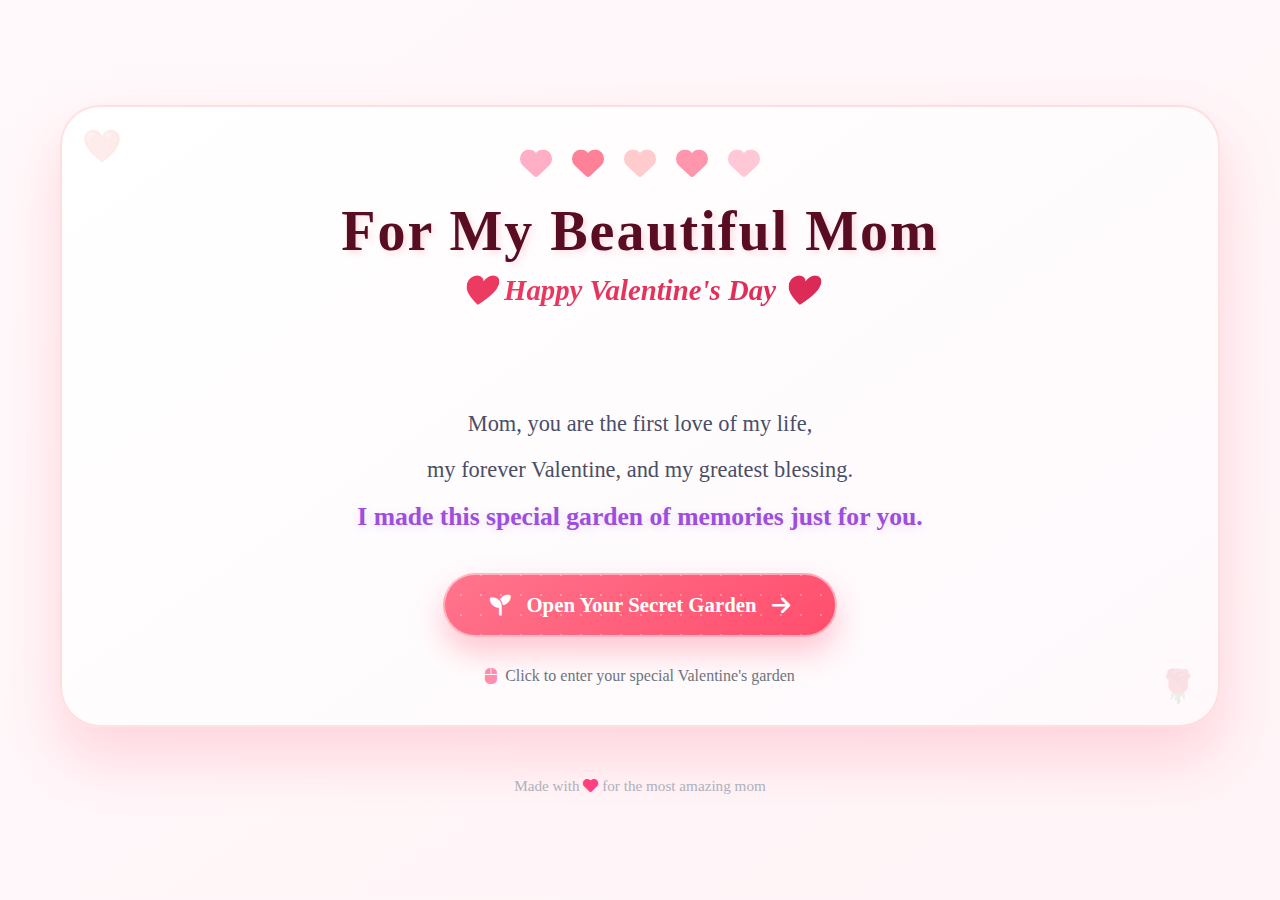
<file: index.html>
<!DOCTYPE html>
<html lang="en">
<head>
    <meta charset="UTF-8">
    <meta name="viewport" content="width=device-width, initial-scale=1.0">
    <title>For My Amazing Mom ❤️</title>
    <!-- Font Awesome -->
    <link rel="stylesheet" href="https://cdnjs.cloudflare.com/ajax/libs/font-awesome/6.4.0/css/all.min.css">
    <!-- Custom CSS -->
    <link rel="stylesheet" href="css/style.css">
</head>
<body>
    <div class="container">
        <!-- Landing Page - Greeting Card -->
        <div class="greeting-card" id="greetingCard">
            <div class="card-content">
                <div class="floating-hearts-decoration">
                    <i class="fas fa-heart"></i>
                    <i class="fas fa-heart"></i>
                    <i class="fas fa-heart"></i>
                    <i class="fas fa-heart"></i>
                    <i class="fas fa-heart"></i>
                </div>
                
                <h1>For My Beautiful Mom</h1>
                <h2 class="subtitle">❤️ Happy Valentine's Day ❤️</h2>
                
                <div class="hero-image">
                    <i class="fas fa-heart-circle"></i>
                </div>
                
                <div class="greeting-message">
                    <p>Mom, you are the first love of my life,</p>
                    <p>my forever Valentine, and my greatest blessing.</p>
                    <p class="special-line">I made this special garden of memories just for you.</p>
                </div>
                
                <button class="open-btn" id="openCardBtn">
                    <i class="fas fa-seedling"></i> 
                    <span>Open Your Secret Garden</span>
                    <i class="fas fa-arrow-right"></i>
                </button>
                
                <p class="hint-text">
                    <i class="fas fa-mouse"></i> Click to enter your special Valentine's garden
                </p>
            </div>
        </div>
        
        <div class="footer">
            Made with <i class="fas fa-heart" style="color: #ff4081;"></i> for the most amazing mom
        </div>
    </div>
    
    <!-- Floating Hearts Background -->
    <div class="floating-hearts" id="floatingHearts"></div>

    <!-- Custom JavaScript -->
    <script src="js/script.js"></script>
</body>
</html>
</file>
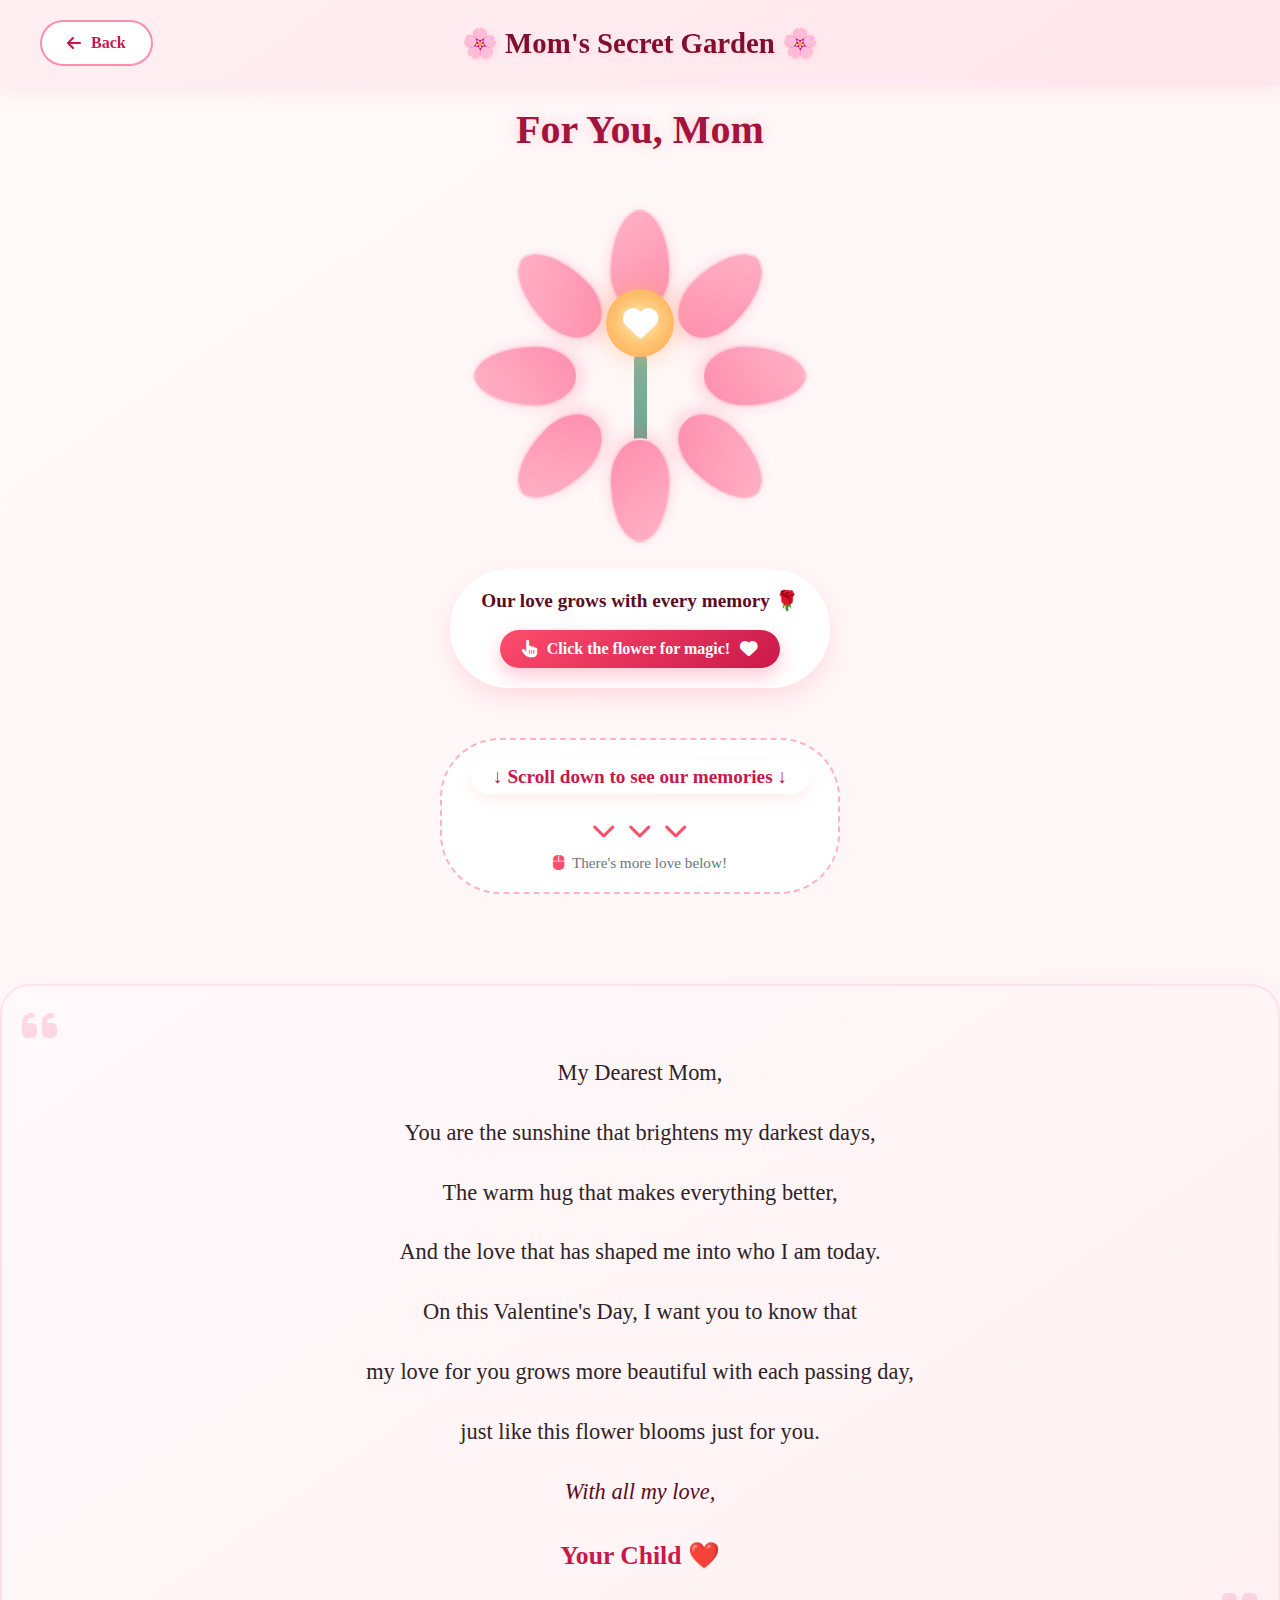
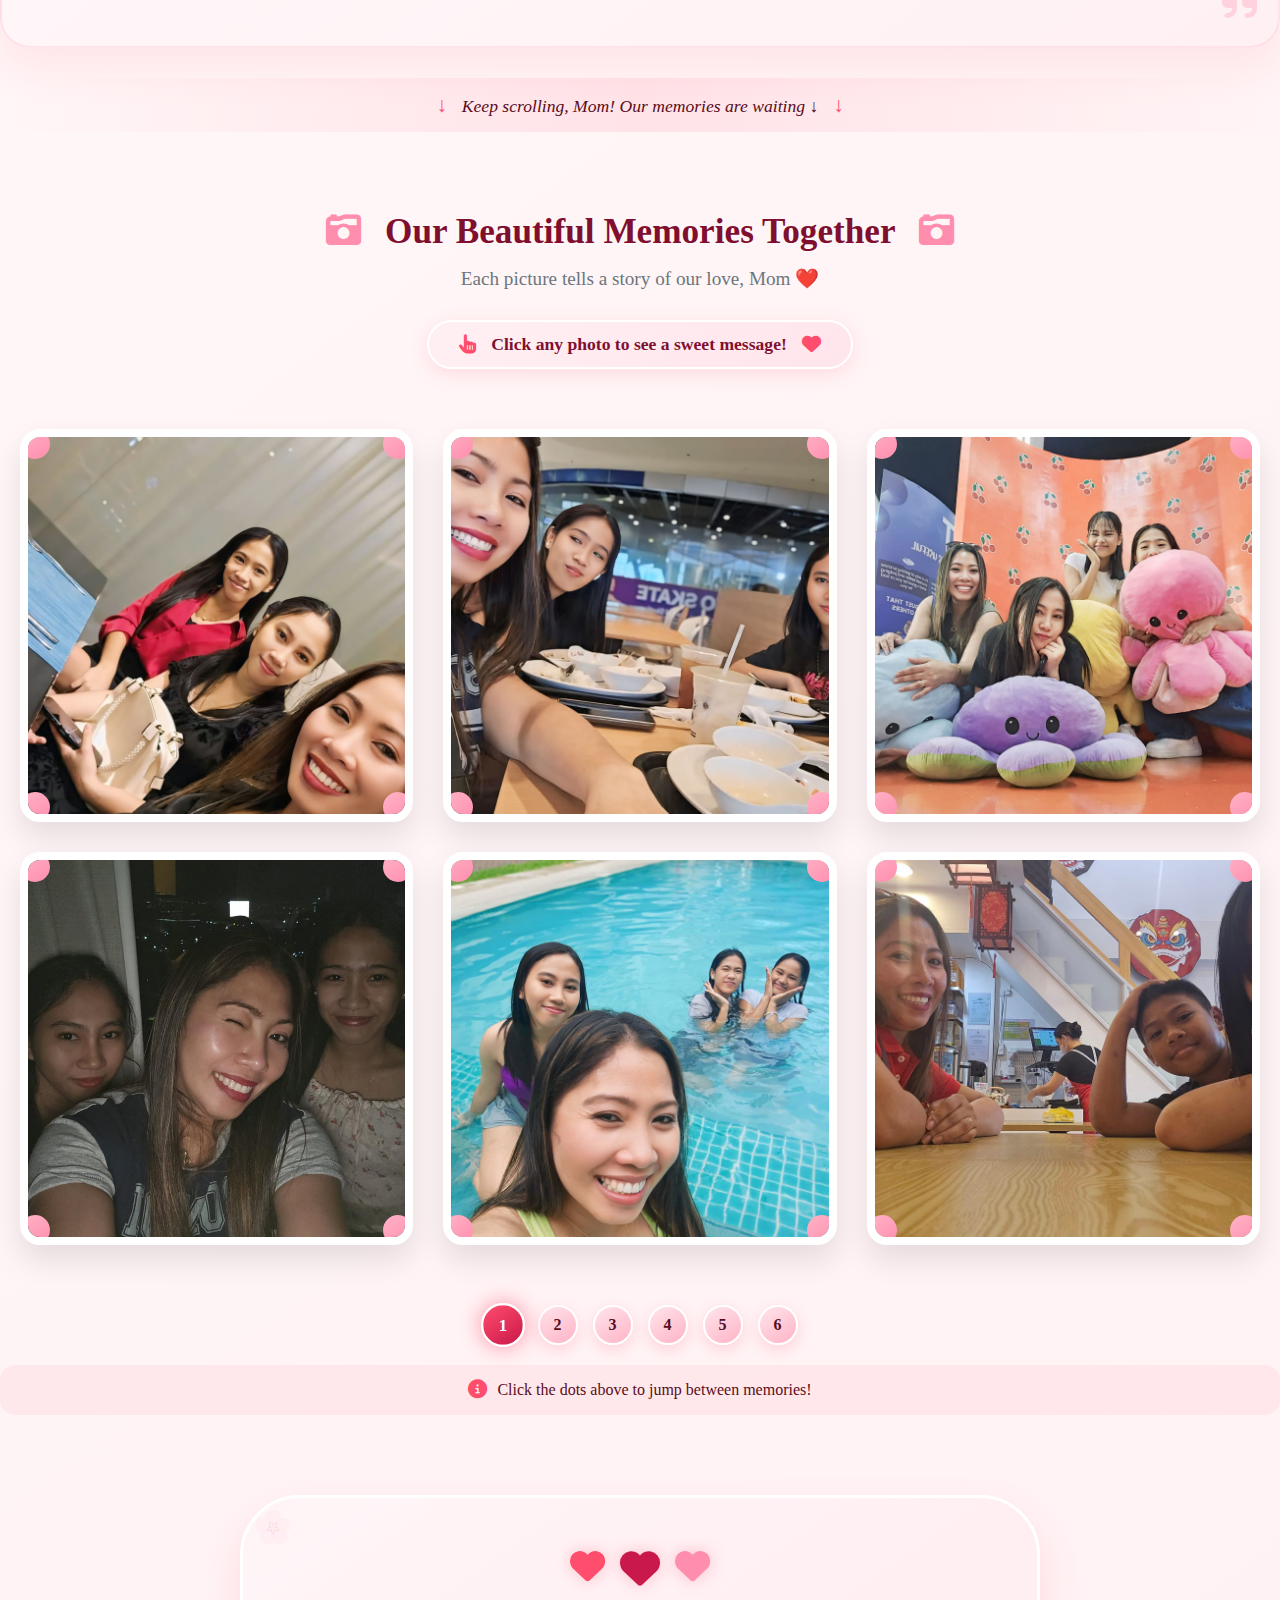
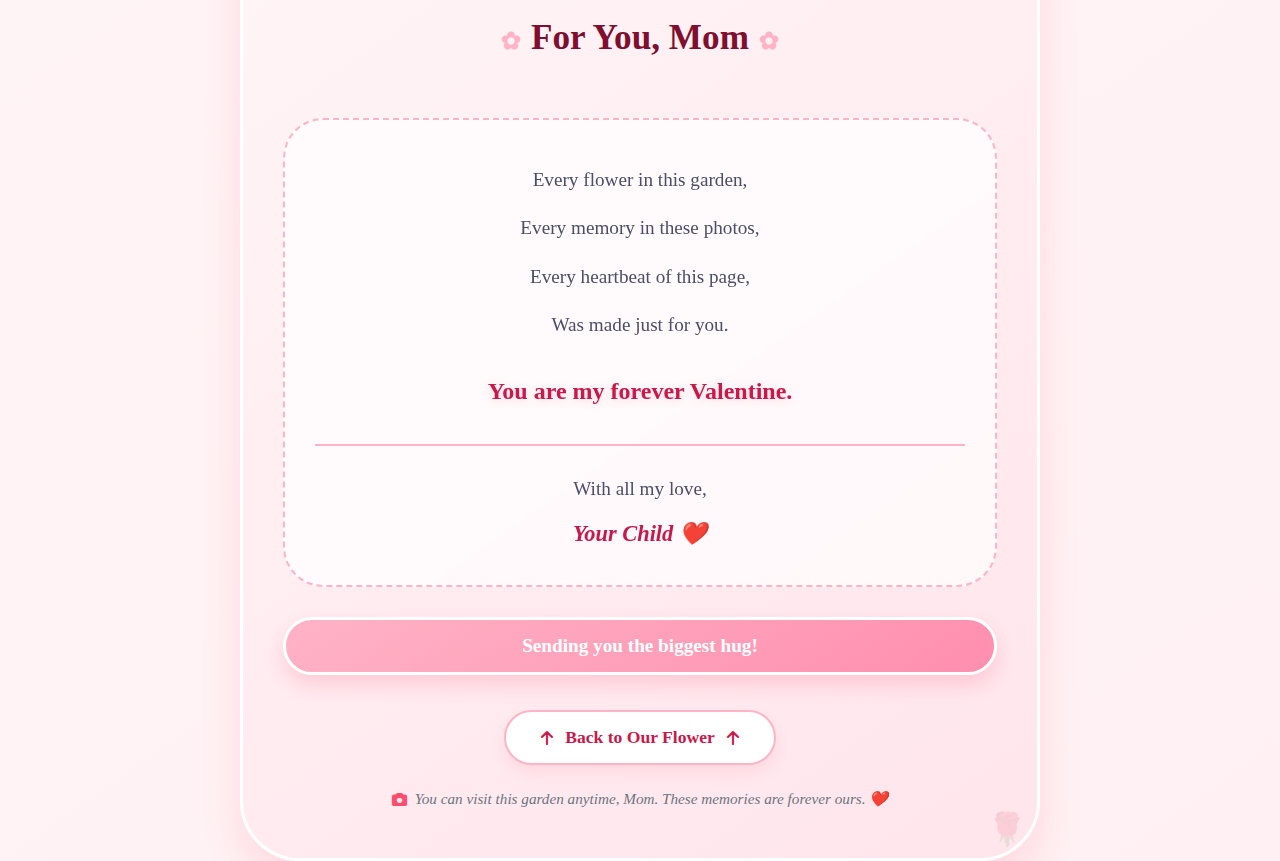
<file: pages/surprise.html>
<!DOCTYPE html>
<html lang="en">
<head>
    <meta charset="UTF-8">
    <meta name="viewport" content="width=device-width, initial-scale=1.0">
    <title>Mom's Secret Garden ❤️</title>
    <!-- Font Awesome -->
    <link rel="stylesheet" href="https://cdnjs.cloudflare.com/ajax/libs/font-awesome/6.4.0/css/all.min.css">
    <!-- Custom CSS -->
    <link rel="stylesheet" href="../css/style.css">
</head>
<body class="garden-page">
    <!-- Navigation -->
    <nav class="garden-nav">
        <button class="nav-btn" id="backToHomeBtn">
            <i class="fas fa-arrow-left"></i> Back
        </button>
        <h2 class="nav-title">🌸 Mom's Secret Garden 🌸</h2>
        <div class="nav-placeholder"></div>
    </nav>

    <div class="garden-container">
        <!-- Hero Section with Growing Flower -->
        <div class="flower-hero">
            <h1 class="garden-title">For You, Mom</h1>
            <div class="magical-flower-container">
                <div class="magical-flower" id="magicalFlower">
                    <!-- Flower petals will be dynamically generated -->
                    <div class="flower-petal petal1"></div>
                    <div class="flower-petal petal2"></div>
                    <div class="flower-petal petal3"></div>
                    <div class="flower-petal petal4"></div>
                    <div class="flower-petal petal5"></div>
                    <div class="flower-petal petal6"></div>
                    <div class="flower-petal petal7"></div>
                    <div class="flower-petal petal8"></div>
                    <div class="flower-center">
                        <i class="fas fa-heart"></i>
                    </div>
                    <div class="flower-stem"></div>
                    <div class="flower-leaf leaf-left"></div>
                    <div class="flower-leaf leaf-right"></div>
                </div>
                <br><br>
                <div class="flower-message">
                    <p>Our love grows with every memory 🌹</p>
                    <!-- CLEAR INSTRUCTION - CLICK FLOWER -->
                    <div class="flower-instruction">
                        <i class="fas fa-hand-pointer"></i>
                        <span>Click the flower for magic!</span>
                        <i class="fas fa-heart"></i>
                    </div>
                </div>
            </div>
            
            <!-- ===== SCROLL DOWN GUIDE - TELLS MOM TO SCROLL ===== -->
            <div class="scroll-guide">
                <div class="scroll-text">↓ Scroll down to see our memories ↓</div>
                <div class="scroll-arrow">
                    <i class="fas fa-chevron-down"></i>
                    <i class="fas fa-chevron-down"></i>
                    <i class="fas fa-chevron-down"></i>
                </div>
                <div class="scroll-hint">
                    <i class="fas fa-mouse"></i> There's more love below!
                </div>
            </div>
        </div>

        <!-- Personal Message Section -->
        <div class="message-section">
            <div class="message-card">
                <i class="fas fa-quote-left"></i>
                <div class="personal-message" id="personalMessage">
                    <p>My Dearest Mom,</p>
                    <p>You are the sunshine that brightens my darkest days,</p>
                    <p>The warm hug that makes everything better,</p>
                    <p>And the love that has shaped me into who I am today.</p>
                    <p>On this Valentine's Day, I want you to know that</p>
                    <p>my love for you grows more beautiful with each passing day,</p>
                    <p>just like this flower blooms just for you.</p>
                    <p class="signature">With all my love,</p>
                    <p class="signature-name">Your Child ❤️</p>
                </div>
                <i class="fas fa-quote-right"></i>
            </div>
            
            <!-- ===== CONTINUE SCROLLING GUIDE ===== -->
            <div class="continue-guide">
                <span>Keep scrolling, Mom! Our memories are waiting ↓</span>
            </div>
        </div>

        <!-- Photo Gallery Section - Pre-set Images of Mom -->
        <div class="gallery-section">
            <h2 class="section-title">
                <i class="fas fa-camera-retro"></i> 
                Our Beautiful Memories Together
                <i class="fas fa-camera-retro"></i>
            </h2>
            <p class="section-subtitle">Each picture tells a story of our love, Mom ❤️</p>
            
            <!-- ===== INSTRUCTION FOR PHOTOS ===== -->
            <div class="photo-instruction">
                <div class="instruction-badge">
                    <i class="fas fa-hand-pointer"></i>
                    <span>Click any photo to see a sweet message!</span>
                    <i class="fas fa-heart"></i>
                </div>
            </div>
            
            <div class="photo-garden">
                <!-- Memory 1 - 1stpic.jpg -->
                <div class="photo-frame flower-frame" data-memory="1">
                    <div class="frame-decoration top-left"></div>
                    <div class="frame-decoration top-right"></div>
                    <div class="frame-decoration bottom-left"></div>
                    <div class="frame-decoration bottom-right"></div>
                    
                    <div class="photo-container" id="photo1">
                        <img src="../images/1stpic.jpg" alt="Memory 1 - Mom" class="memory-photo" id="img1">
                        <div class="photo-overlay">
                            <div class="overlay-content">
                                <i class="fas fa-heart"></i>
                                <span class="memory-caption">Beautiful Mom</span>
                                <span class="click-hint">Click me! ❤️</span>
                            </div>
                        </div>
                    </div>
                    <div class="photo-label">
                        <i class="fas fa-camera"></i> Memory 1
                    </div>
                </div>

                <!-- Memory 2 - 2ndpic.jpg -->
                <div class="photo-frame flower-frame" data-memory="2">
                    <div class="frame-decoration top-left"></div>
                    <div class="frame-decoration top-right"></div>
                    <div class="frame-decoration bottom-left"></div>
                    <div class="frame-decoration bottom-right"></div>
                    
                    <div class="photo-container" id="photo2">
                        <img src="../images/2ndpic.jpg" alt="Memory 2 - Mom" class="memory-photo" id="img2">
                        <div class="photo-overlay">
                            <div class="overlay-content">
                                <i class="fas fa-heart"></i>
                                <span class="memory-caption">Loving Mom</span>
                                <span class="click-hint">Click me! ❤️</span>
                            </div>
                        </div>
                    </div>
                    <div class="photo-label">
                        <i class="fas fa-camera"></i> Memory 2
                    </div>
                </div>

                <!-- Memory 3 - 3rdpic.jpg -->
                <div class="photo-frame flower-frame" data-memory="3">
                    <div class="frame-decoration top-left"></div>
                    <div class="frame-decoration top-right"></div>
                    <div class="frame-decoration bottom-left"></div>
                    <div class="frame-decoration bottom-right"></div>
                    
                    <div class="photo-container" id="photo3">
                        <img src="../images/3rdpic.jpg" alt="Memory 3 - Mom" class="memory-photo" id="img3">
                        <div class="photo-overlay">
                            <div class="overlay-content">
                                <i class="fas fa-heart"></i>
                                <span class="memory-caption">Sweet Mom</span>
                                <span class="click-hint">Click me! ❤️</span>
                            </div>
                        </div>
                    </div>
                    <div class="photo-label">
                        <i class="fas fa-camera"></i> Memory 3
                    </div>
                </div>

                <!-- Memory 4 - 4thpic.jpg -->
                <div class="photo-frame flower-frame" data-memory="4">
                    <div class="frame-decoration top-left"></div>
                    <div class="frame-decoration top-right"></div>
                    <div class="frame-decoration bottom-left"></div>
                    <div class="frame-decoration bottom-right"></div>
                    
                    <div class="photo-container" id="photo4">
                        <img src="../images/4thpic.jpg" alt="Memory 4 - Mom" class="memory-photo" id="img4">
                        <div class="photo-overlay">
                            <div class="overlay-content">
                                <i class="fas fa-heart"></i>
                                <span class="memory-caption">Caring Mom</span>
                                <span class="click-hint">Click me! ❤️</span>
                            </div>
                        </div>
                    </div>
                    <div class="photo-label">
                        <i class="fas fa-camera"></i> Memory 4
                    </div>
                </div>

                <!-- Memory 5 - 5thpic.jpg -->
                <div class="photo-frame flower-frame" data-memory="5">
                    <div class="frame-decoration top-left"></div>
                    <div class="frame-decoration top-right"></div>
                    <div class="frame-decoration bottom-left"></div>
                    <div class="frame-decoration bottom-right"></div>
                    
                    <div class="photo-container" id="photo5">
                        <img src="../images/5thpic.jpg" alt="Memory 5 - Mom" class="memory-photo" id="img5">
                        <div class="photo-overlay">
                            <div class="overlay-content">
                                <i class="fas fa-heart"></i>
                                <span class="memory-caption">Happy Mom</span>
                                <span class="click-hint">Click me! ❤️</span>
                            </div>
                        </div>
                    </div>
                    <div class="photo-label">
                        <i class="fas fa-camera"></i> Memory 5
                    </div>
                </div>

                <!-- Memory 6 - 6thpic.jpg -->
                <div class="photo-frame flower-frame" data-memory="6">
                    <div class="frame-decoration top-left"></div>
                    <div class="frame-decoration top-right"></div>
                    <div class="frame-decoration bottom-left"></div>
                    <div class="frame-decoration bottom-right"></div>
                    
                    <div class="photo-container" id="photo6">
                        <img src="../images/6thpic.jpg" alt="Memory 6 - Mom" class="memory-photo" id="img6">
                        <div class="photo-overlay">
                            <div class="overlay-content">
                                <i class="fas fa-heart"></i>
                                <span class="memory-caption">My Valentine Mom</span>
                                <span class="click-hint">Click me! ❤️</span>
                            </div>
                        </div>
                    </div>
                    <div class="photo-label">
                        <i class="fas fa-camera"></i> Memory 6
                    </div>
                </div>
            </div>
            
            <!-- Memory Navigation Dots -->
            <div class="memory-navigation">
                <span class="memory-dot active" data-memory="1">1</span>
                <span class="memory-dot" data-memory="2">2</span>
                <span class="memory-dot" data-memory="3">3</span>
                <span class="memory-dot" data-memory="4">4</span>
                <span class="memory-dot" data-memory="5">5</span>
                <span class="memory-dot" data-memory="6">6</span>
            </div>
            
            <!-- ===== NAVIGATION INSTRUCTION ===== -->
            <div class="navigation-instruction">
                <i class="fas fa-circle-info"></i>
                <span>Click the dots above to jump between memories!</span>
            </div>
        </div>

        <!-- ===== FINAL SECTION - HEARTFELT MESSAGE FOR MOM ===== -->
<div class="garden-actions">
    <div class="final-message-container">
        <div class="final-hearts">
            <i class="fas fa-heart"></i>
            <i class="fas fa-heart"></i>
            <i class="fas fa-heart"></i>
        </div>
        
        <h2 class="final-heading">For You, Mom</h2>
        
        <div class="final-love-letter">
            <p>Every flower in this garden,</p>
            <p>Every memory in these photos,</p>
            <p>Every heartbeat of this page,</p>
            <p>Was made just for you.</p>
            
            <p class="final-message-emphasis">You are my forever Valentine.</p>
            
            <div class="final-signature-line">
                <span>With all my love,</span>
                <span class="final-signature-name">Your Child ❤️</span>
            </div>
        </div>
        
        <div class="final-hug">
            <i class="fas fa-heart-circle"></i>
            <span>Sending you the biggest hug!</span>
            <i class="fas fa-heart-circle"></i>
        </div>
        
        <div class="back-to-flower">
            <a href="#" onclick="window.scrollTo({top: 0, behavior: 'smooth'}); return false;" class="back-to-flower-btn">
                <i class="fas fa-arrow-up"></i>
                Back to Our Flower
                <i class="fas fa-arrow-up"></i>
            </a>
        </div>
        
        <p class="final-note">
            <i class="fas fa-camera"></i> You can visit this garden anytime, Mom. These memories are forever ours. ❤️
        </p>
    </div>
</div>

    <!-- Flower Petals Animation Container -->
    <div class="petal-rain" id="petalRain"></div>

    <!-- Custom JavaScript -->
    <script src="../js/surprise.js"></script>
</body>
</html>
</file>
<file: css/style.css>
/* ===== CSS VARIABLES ===== */
:root {
    --primary-pink: #ff8eae;
    --primary-dark-pink: #ff6b8b;
    --primary-red: #ff4d6d;
    --primary-dark-red: #c9184a;
    --soft-pink: #ffb3c6;
    --lighter-pink: #ffe5ec;
    --cream: #fff0f3;
    --white: #ffffff;
    --rose-gold: #ffb7b7;
    --green: #81b29a;
    --dark-green: #619b8a;
    --light-green: #a7c4b5;
    --yellow: #ffd97d;
    --orange: #ffaa5e;
    --purple-light: #e8d1ff;
    --shadow-pink: rgba(255, 77, 109, 0.2);
    --shadow-dark: rgba(201, 24, 74, 0.3);
    --shadow-light: rgba(0, 0, 0, 0.05);
    --shadow-medium: rgba(0, 0, 0, 0.1);
    --shadow-strong: rgba(0, 0, 0, 0.15);
}

/* ===== RESET & BASE STYLES ===== */
* {
    margin: 0;
    padding: 0;
    box-sizing: border-box;
    font-family: 'Georgia', 'Times New Roman', 'Trebuchet MS', serif;
}

body {
    background: linear-gradient(145deg, #fff9fb, #fff4f7);
    min-height: 100vh;
    display: flex;
    justify-content: center;
    align-items: center;
    overflow-x: hidden;
    padding: 20px;
    position: relative;
}

body.garden-page {
    background: linear-gradient(145deg, #fff9f9, #fff1f3);
    padding: 0;
    display: block;
}

/* ===== CONTAINER ===== */
.container {
    width: 100%;
    max-width: 1200px;
    display: flex;
    flex-direction: column;
    align-items: center;
    gap: 30px;
    padding: 20px;
}

/* ===== UTILITY CLASSES ===== */
.hidden {
    display: none !important;
}
/* ===== GREETING CARD - FIXED GAP, ANIMATIONS INTACT ===== */
.greeting-card {
    background: linear-gradient(145deg, #ffffff, #fff9fc);
    border-radius: 40px;
    box-shadow: 0 30px 60px var(--shadow-pink);
    padding: 40px 40px; /* CHANGED: 60px → 40px */
    width: 100%;
    text-align: center;
    position: relative;
    overflow: hidden;
    animation: cardFloat 1.2s ease-out;
    border: 2px solid rgba(255, 110, 110, 0.2);
}

@keyframes cardFloat {
    0% {
        opacity: 0;
        transform: translateY(30px);
    }
    100% {
        opacity: 1;
        transform: translateY(0);
    }
}

.greeting-card::before {
    content: '❤️';
    position: absolute;
    top: 20px;
    left: 20px;
    font-size: 2rem;
    opacity: 0.1;
    animation: rotate 20s linear infinite;
}

.greeting-card::after {
    content: '🌹';
    position: absolute;
    bottom: 20px;
    right: 20px;
    font-size: 2rem;
    opacity: 0.1;
    animation: rotate 20s linear infinite reverse;
}

@keyframes rotate {
    from { transform: rotate(0deg); }
    to { transform: rotate(360deg); }
}

.floating-hearts-decoration {
    display: flex;
    justify-content: center;
    gap: 20px;
    margin-bottom: 20px; /* CHANGED: 30px → 20px */
}

.floating-hearts-decoration i {
    color: var(--primary-pink);
    font-size: 2rem;
    animation: heartbeat 2s infinite;
    opacity: 0.7;
}

.floating-hearts-decoration i:nth-child(2) { animation-delay: 0.3s; color: var(--primary-red); }
.floating-hearts-decoration i:nth-child(3) { animation-delay: 0.6s; color: var(--rose-gold); }
.floating-hearts-decoration i:nth-child(4) { animation-delay: 0.9s; color: var(--primary-dark-pink); }
.floating-hearts-decoration i:nth-child(5) { animation-delay: 1.2s; color: var(--soft-pink); }

@keyframes heartbeat {
    0%, 100% { transform: scale(1); }
    50% { transform: scale(1.2); }
}

.greeting-card h1 {
    color: #590d22;
    font-size: 3.5rem;
    margin-bottom: 10px; /* CHANGED: 15px → 10px */
    text-shadow: 3px 3px 6px rgba(255, 107, 139, 0.2);
    letter-spacing: 2px;
}

.subtitle {
    color: var(--primary-red);
    font-size: 1.8rem;
    margin-bottom: 15px; /* CHANGED: 30px → 15px */
    font-style: italic;
    background: linear-gradient(45deg, #ff4d6d, #c9184a);
    -webkit-background-clip: text;
    -webkit-text-fill-color: transparent;
    background-clip: text;
}

.hero-image {
    font-size: 3.5rem; /* CHANGED: 4rem → 3.5rem */
    color: var(--primary-pink);
    margin: 5px 0; /* CHANGED: 20px 0 → 5px 0 */
    animation: float 3s ease-in-out infinite;
}

@keyframes float {
    0%, 100% { transform: translateY(0); }
    50% { transform: translateY(-10px); } /* CHANGED: -15px → -10px */
}

.greeting-message {
    font-size: 1.4rem;
    line-height: 1.6; /* CHANGED: 1.8 → 1.6 */
    color: #4a4e69;
    margin: 20px 0; /* CHANGED: 40px 0 → 20px 0 */
    padding: 0 20px; /* CHANGED: 0 30px → 0 20px */
}

.greeting-message p {
    margin: 10px 0; /* CHANGED: 15px 0 → 10px 0 */
}

.special-line {
    font-size: 1.6rem;
    color: #9d4edd;
    font-weight: bold;
    margin-top: 15px; /* CHANGED: 25px → 15px */
    text-shadow: 0 2px 10px rgba(157, 78, 221, 0.2);
}

.open-btn {
    padding: 18px 45px; /* CHANGED: 20px 50px → 18px 45px */
    border: none;
    border-radius: 60px;
    font-size: 1.3rem; /* CHANGED: 1.4rem → 1.3rem */
    font-weight: bold;
    cursor: pointer;
    transition: all 0.4s;
    background: linear-gradient(145deg, #ff758c, #ff4d6d);
    color: white;
    margin: 15px auto 15px; /* CHANGED: 30px auto 20px → 15px auto 15px */
    display: inline-flex;
    align-items: center;
    justify-content: center;
    gap: 15px;
    box-shadow: 0 15px 30px rgba(255, 77, 109, 0.3);
    border: 2px solid rgba(255, 255, 255, 0.5);
    position: relative;
    overflow: hidden;
}

.open-btn::before {
    content: '';
    position: absolute;
    top: -50%;
    left: -50%;
    width: 200%;
    height: 200%;
    background: radial-gradient(circle, rgba(255,255,255,0.3) 1px, transparent 1px);
    background-size: 20px 20px;
    animation: sparkle 3s linear infinite;
}

@keyframes sparkle {
    0% { transform: translateY(0) rotate(0deg); }
    100% { transform: translateY(-20px) rotate(1deg); }
}

.open-btn:hover {
    transform: translateY(-8px) scale(1.02);
    box-shadow: 0 25px 40px rgba(201, 24, 74, 0.4);
    background: linear-gradient(145deg, #ff6b8b, #c9184a);
}

.open-btn:active {
    transform: translateY(-2px);
}

.hint-text {
    margin-top: 15px; /* CHANGED: 30px → 15px */
    color: #6c757d;
    font-size: 1rem;
    display: flex;
    align-items: center;
    justify-content: center;
    gap: 8px;
}

.hint-text i {
    color: var(--primary-pink);
    animation: bounce 1s infinite;
}

@keyframes bounce {
    0%, 100% { transform: translateY(0); }
    50% { transform: translateY(-3px); }
}

/* ===== FOOTER ===== */
.footer {
    color: #adb5bd;
    text-align: center;
    font-size: 0.95rem;
    margin-top: 20px;
}

/* ===== FLOATING HEARTS BACKGROUND - VISIBLE ANIMATION ===== */
.floating-hearts {
    position: fixed;
    top: 0;
    left: 0;
    width: 100%;
    height: 100%;
    pointer-events: none;
    z-index: 0; /* CHANGED: -1 → 0 (visible) */
}

.floating-heart {
    position: absolute;
    color: rgba(255, 107, 139, 0.5); /* CHANGED: 0.15 → 0.5 (more visible) */
    font-size: 1.5rem;
    opacity: 0;
    animation: floatUp 10s linear infinite; /* CHANGED: 20s → 10s (faster) */
    filter: drop-shadow(0 0 8px rgba(255, 77, 109, 0.3)); /* ADDED: glow effect */
}

@keyframes floatUp {
    0% {
        transform: translateY(100vh) rotate(0deg);
        opacity: 0;
    }
    10% {
        opacity: 0.9; /* CHANGED: 0.3 → 0.9 (much brighter) */
    }
    90% {
        opacity: 0.9; /* CHANGED: 0.3 → 0.9 (much brighter) */
    }
    100% {
        transform: translateY(-100px) rotate(360deg);
        opacity: 0;
    }
}


/* ===== GARDEN PAGE STYLES - FIXED CENTERING ===== */
.garden-nav {
    background: linear-gradient(145deg, #fff0f3, #ffe5ec);
    padding: 20px 40px;
    display: grid;
    grid-template-columns: 1fr auto 1fr;
    align-items: center;
    box-shadow: 0 5px 20px rgba(255, 77, 109, 0.1);
    position: sticky;
    top: 0;
    z-index: 100;
    backdrop-filter: blur(10px);
}

.nav-btn {
    padding: 12px 25px;
    border: 2px solid var(--primary-pink);
    border-radius: 50px;
    background: white;
    color: var(--primary-dark-red);
    font-size: 1rem;
    font-weight: bold;
    cursor: pointer;
    transition: all 0.3s;
    display: flex;
    align-items: center;
    gap: 10px;
    justify-self: start;
}

.nav-btn:hover {
    background: var(--primary-pink);
    color: white;
    transform: translateY(-2px);
    box-shadow: 0 10px 20px rgba(255, 77, 109, 0.2);
}

.nav-title {
    color: #800f2f;
    font-size: 1.8rem;
    text-shadow: 2px 2px 4px rgba(255, 77, 109, 0.1);
    text-align: center;
    margin: 0;
    justify-self: center;
}

.nav-placeholder {
    justify-self: end;
    visibility: hidden;
}

/* Responsive */
@media (max-width: 768px) {
    .garden-nav {
        padding: 15px 20px;
        grid-template-columns: 1fr auto 1fr;
    }
    
    .nav-title {
        font-size: 1.4rem;
    }
    
    .nav-btn {
        padding: 10px 20px;
        font-size: 0.9rem;
    }
}

@media (max-width: 480px) {
    .garden-nav {
        padding: 12px 15px;
    }
    
    .nav-title {
        font-size: 1.1rem;
    }
    
    .nav-btn {
        padding: 8px 15px;
        font-size: 0.8rem;
    }
}

/* ===== FIXED MAGICAL FLOWER - BIGGER SIZE, NO OVERLAPPING ===== */
.flower-hero {
    text-align: center;
    margin-bottom: 30px;
    padding: 20px 20px 10px;
    position: relative;
    min-height: 550px; /* Increased from 500px */
    display: flex;
    flex-direction: column;
    align-items: center;
    justify-content: flex-start;
}

.garden-title {
    color: #a4133c;
    font-size: 2.5rem;
    margin-bottom: 15px;
    text-shadow: 0 0 15px rgba(255, 107, 139, 0.3);
    position: relative;
    z-index: 5;
}

.magical-flower-container {
    position: relative;
    display: flex;
    flex-direction: column;
    align-items: center;
    justify-content: center;
    margin: 0 0 20px;
    width: 100%;
}

.magical-flower {
    position: relative;
    width: 220px; /* Increased from 200px */
    height: 310px; /* Increased from 280px */
    display: flex;
    justify-content: center;
    align-items: center;
    animation: flowerGrow 2s ease-out;
    cursor: pointer;
    transition: transform 0.3s;
    margin-bottom: 25px;
}

.magical-flower:hover {
    transform: scale(1.05);
}

@keyframes flowerGrow {
    0% {
        opacity: 0;
        transform: scale(0.1) translateY(100px);
    }
    100% {
        opacity: 1;
        transform: scale(1) translateY(0);
    }
}

.flower-petal {
    position: absolute;
    width: 62px; /* Increased from 55px */
    height: 105px; /* Increased from 95px */
    background: linear-gradient(145deg, #ffb3c6, #ff8eae);
    border-radius: 50% 50% 50% 50% / 60% 60% 40% 40%;
    transform-origin: bottom center;
    box-shadow: 0 6px 15px rgba(255, 77, 109, 0.2);
    border: 2px solid rgba(255, 255, 255, 0.5);
}

.petal1 { transform: rotate(0deg) translateY(-62px); }
.petal2 { transform: rotate(45deg) translateY(-62px); }
.petal3 { transform: rotate(90deg) translateY(-62px); }
.petal4 { transform: rotate(135deg) translateY(-62px); }
.petal5 { transform: rotate(180deg) translateY(-62px); }
.petal6 { transform: rotate(225deg) translateY(-62px); }
.petal7 { transform: rotate(270deg) translateY(-62px); }
.petal8 { transform: rotate(315deg) translateY(-62px); }

.flower-center {
    position: absolute;
    width: 68px; /* Increased from 60px */
    height: 68px; /* Increased from 60px */
    background: radial-gradient(circle, #ffd97d, #ffaa5e);
    border-radius: 50%;
    display: flex;
    justify-content: center;
    align-items: center;
    box-shadow: 0 0 25px rgba(255, 170, 94, 0.5);
    animation: centerGlow 2s infinite alternate;
}

.flower-center i {
    font-size: 2.2rem; /* Increased from 2rem */
    color: white;
    filter: drop-shadow(0 0 8px rgba(255, 255, 255, 0.5));
}

@keyframes centerGlow {
    0% { box-shadow: 0 0 20px rgba(255, 170, 94, 0.5); }
    100% { box-shadow: 0 0 35px rgba(255, 170, 94, 0.8); }
}

.flower-stem {
    position: absolute;
    width: 13px; /* Increased from 12px */
    height: 175px; /* Increased from 160px */
    background: linear-gradient(to bottom, #81b29a, #619b8a);
    border-radius: 8px;
    bottom: -50px; /* Adjusted from -45px */
    z-index: -1;
}

.flower-leaf {
    position: absolute;
    width: 50px; /* Increased from 45px */
    height: 28px; /* Increased from 25px */
    background: linear-gradient(to right, #81b29a, #a7c4b5);
    border-radius: 50% 0 50% 50%;
    bottom: 0;
    z-index: -1;
}

.leaf-left {
    left: 22px; /* Adjusted from 20px */
    bottom: 18px; /* Adjusted from 15px */
    transform: rotate(-45deg);
}

.leaf-right {
    right: 22px; /* Adjusted from 20px */
    bottom: 18px; /* Adjusted from 15px */
    transform: rotate(45deg) scaleX(-1);
}

/* ===== FIXED FLOWER MESSAGE - PERFECT SPACING ===== */
.flower-message {
    margin-top: 30px;
    padding: 18px 22px;
    text-align: center;
    background: rgba(255, 255, 255, 0.95);
    border-radius: 60px;
    box-shadow: 0 10px 25px rgba(255, 77, 109, 0.15);
    border: 2px solid white;
    width: 100%;
    max-width: 380px;
    position: relative;
    z-index: 10;
}

.flower-message p {
    font-size: 1.2rem;
    color: #590d22;
    font-weight: bold;
    margin-bottom: 10px;
}

.flower-instruction {
    margin-top: 8px;
    padding: 10px 22px;
    background: linear-gradient(145deg, #ff4d6d, #c9184a);
    border-radius: 50px;
    display: inline-flex;
    align-items: center;
    justify-content: center;
    gap: 10px;
    color: white;
    font-weight: bold;
    box-shadow: 0 8px 20px rgba(255, 77, 109, 0.3);
}

.flower-instruction i {
    font-size: 1.1rem;
}

.flower-instruction i:first-child {
    animation: pointerWiggle 1s infinite;
}

.flower-instruction span {
    color: white;
    font-size: 1rem;
}

@keyframes pointerWiggle {
    0%, 100% { transform: rotate(0deg); }
    25% { transform: rotate(-15deg); }
    75% { transform: rotate(15deg); }
}

/* ===== SCROLL GUIDE - PERFECT SIZE ===== */
.scroll-guide {
    text-align: center;
    margin-top: 30px;
    padding: 20px 22px;
    width: 100%;
    max-width: 400px;
    background: rgba(255, 255, 255, 0.9);
    border-radius: 60px;
    border: 2px dashed #ffb3c6;
    position: relative;
    z-index: 10;
}

.scroll-text {
    font-size: 1.2rem;
    color: #c9184a;
    font-weight: bold;
    margin-bottom: 12px;
    display: inline-block;
    padding: 6px 22px;
    background: white;
    border-radius: 50px;
    box-shadow: 0 5px 15px rgba(255, 77, 109, 0.1);
}

.scroll-arrow {
    display: flex;
    justify-content: center;
    gap: 12px;
    margin: 12px 0;
}

.scroll-arrow i {
    color: #ff4d6d;
    font-size: 1.5rem;
    animation: arrowBounce 1.5s infinite;
}

.scroll-arrow i:nth-child(2) {
    animation-delay: 0.2s;
}

.scroll-arrow i:nth-child(3) {
    animation-delay: 0.4s;
}

@keyframes arrowBounce {
    0%, 100% {
        transform: translateY(0);
        opacity: 0.5;
    }
    50% {
        transform: translateY(12px);
        opacity: 1;
    }
}

.scroll-hint {
    color: #6c757d;
    font-size: 0.95rem;
    display: flex;
    align-items: center;
    justify-content: center;
    gap: 8px;
    margin-top: 8px;
}

.scroll-hint i {
    color: #ff4d6d;
    animation: mouseWiggle 1s infinite;
}

@keyframes mouseWiggle {
    0%, 100% { transform: translateX(0); }
    25% { transform: translateX(-4px); }
    75% { transform: translateX(4px); }
}

/* ===== RESPONSIVE ===== */
@media (max-width: 768px) {
    .flower-hero {
        min-height: 450px;
    }
    
    .garden-title {
        font-size: 2.2rem;
    }
    
    .magical-flower {
        width: 180px;
        height: 250px;
    }
    
    .flower-petal {
        width: 50px;
        height: 85px;
    }
    
    .petal1 { transform: rotate(0deg) translateY(-50px); }
    .petal2 { transform: rotate(45deg) translateY(-50px); }
    .petal3 { transform: rotate(90deg) translateY(-50px); }
    .petal4 { transform: rotate(135deg) translateY(-50px); }
    .petal5 { transform: rotate(180deg) translateY(-50px); }
    .petal6 { transform: rotate(225deg) translateY(-50px); }
    .petal7 { transform: rotate(270deg) translateY(-50px); }
    .petal8 { transform: rotate(315deg) translateY(-50px); }
    
    .flower-center {
        width: 55px;
        height: 55px;
    }
    
    .flower-center i {
        font-size: 1.8rem;
    }
    
    .flower-message {
        max-width: 350px;
    }
    
    .scroll-guide {
        max-width: 350px;
    }
}

@media (max-width: 480px) {
    .flower-hero {
        min-height: 420px;
        padding: 15px 15px 5px;
    }
    
    .garden-title {
        font-size: 1.8rem;
    }
    
    .magical-flower {
        width: 160px;
        height: 220px;
        margin-bottom: 20px;
    }
    
    .flower-petal {
        width: 45px;
        height: 75px;
    }
    
    .petal1 { transform: rotate(0deg) translateY(-45px); }
    .petal2 { transform: rotate(45deg) translateY(-45px); }
    .petal3 { transform: rotate(90deg) translateY(-45px); }
    .petal4 { transform: rotate(135deg) translateY(-45px); }
    .petal5 { transform: rotate(180deg) translateY(-45px); }
    .petal6 { transform: rotate(225deg) translateY(-45px); }
    .petal7 { transform: rotate(270deg) translateY(-45px); }
    .petal8 { transform: rotate(315deg) translateY(-45px); }
    
    .flower-center {
        width: 50px;
        height: 50px;
    }
    
    .flower-center i {
        font-size: 1.6rem;
    }
    
    .flower-stem {
        height: 140px;
        bottom: -40px;
    }
    
    .flower-message {
        margin-top: 25px;
        max-width: 300px;
        padding: 15px 18px;
    }
    
    .flower-message p {
        font-size: 1.1rem;
    }
    
    .flower-instruction span {
        font-size: 0.9rem;
    }
    
    .scroll-guide {
        margin-top: 25px;
        max-width: 300px;
        padding: 15px 18px;
    }
    
    .scroll-text {
        font-size: 1rem;
    }
}

/* ===== MESSAGE SECTION ===== */
.message-section {
    margin: 80px 0;
}

.message-card {
    background: linear-gradient(145deg, #fff9fc, #fff1f3);
    padding: 50px;
    border-radius: 30px;
    position: relative;
    box-shadow: 0 20px 40px rgba(255, 77, 109, 0.1);
    border: 2px solid rgba(255, 183, 197, 0.3);
}

.message-card i {
    color: var(--primary-pink);
    font-size: 2.5rem;
    opacity: 0.3;
}

.fa-quote-left {
    position: absolute;
    top: 20px;
    left: 20px;
}

.fa-quote-right {
    position: absolute;
    bottom: 20px;
    right: 20px;
}

.personal-message {
    font-size: 1.4rem;
    line-height: 2;
    color: #2d2327;
    text-align: center;
}

.personal-message p {
    margin: 15px 0;
}

.signature {
    margin-top: 40px;
    font-style: italic;
    color: #590d22;
}

.signature-name {
    font-size: 1.6rem;
    color: #c9184a;
    font-weight: bold;
}

/* ===== CONTINUE GUIDE ===== */
.continue-guide {
    text-align: center;
    margin: 30px 0 20px;
    padding: 15px;
    background: linear-gradient(to right, transparent, rgba(255, 183, 197, 0.3), transparent);
}

.continue-guide span {
    color: #590d22;
    font-size: 1.1rem;
    font-style: italic;
    position: relative;
    display: inline-block;
}

.continue-guide span::before,
.continue-guide span::after {
    content: '↓';
    margin: 0 15px;
    color: #ff4d6d;
    font-size: 1.3rem;
    animation: bounce 1s infinite;
}

/* ===== PHOTO GALLERY ===== */
.gallery-section {
    margin: 80px 0;
    text-align: center;
}

.section-title {
    color: #800f2f;
    font-size: 2.2rem;
    margin-bottom: 15px;
}

.section-title i {
    color: var(--primary-pink);
    margin: 0 15px;
}

.section-subtitle {
    font-size: 1.2rem;
    color: #6c757d;
    margin-bottom: 30px;
}

/* ===== PHOTO INSTRUCTION ===== */
.photo-instruction {
    text-align: center;
    margin-bottom: 40px;
}

.instruction-badge {
    background: linear-gradient(145deg, #fff0f3, #ffe5ec);
    padding: 12px 30px;
    border-radius: 50px;
    display: inline-flex;
    align-items: center;
    gap: 15px;
    box-shadow: 0 5px 20px rgba(255, 77, 109, 0.15);
    border: 2px solid white;
}

.instruction-badge i {
    color: #ff4d6d;
    font-size: 1.2rem;
    animation: heartbeat 1.5s infinite;
}

.instruction-badge span {
    color: #800f2f;
    font-size: 1.1rem;
    font-weight: bold;
}

/* ===== PHOTO GARDEN GRID ===== */
.photo-garden {
    display: grid;
    grid-template-columns: repeat(auto-fit, minmax(300px, 1fr));
    gap: 30px;
    padding: 20px;
}

.photo-frame {
    position: relative;
    aspect-ratio: 1;
    border-radius: 20px;
    overflow: hidden;
    box-shadow: 0 15px 30px rgba(0, 0, 0, 0.1);
    transition: all 0.4s;
    background: #fff5f7;
    border: 8px solid white;
}

.flower-frame {
    position: relative;
}

.frame-decoration {
    position: absolute;
    width: 30px;
    height: 30px;
    background: linear-gradient(145deg, #ffb3c6, #ff8eae);
    border-radius: 50%;
    z-index: 10;
}

.top-left {
    top: -8px;
    left: -8px;
}

.top-right {
    top: -8px;
    right: -8px;
}

.bottom-left {
    bottom: -8px;
    left: -8px;
}

.bottom-right {
    bottom: -8px;
    right: -8px;
}

.photo-frame:hover {
    transform: translateY(-15px) scale(1.02);
    box-shadow: 0 25px 50px rgba(201, 24, 74, 0.2);
}

/* ===== PHOTO CONTAINER STYLES ===== */
.photo-container {
    position: relative;
    width: 100%;
    height: 100%;
    overflow: hidden;
}

.memory-photo {
    width: 100%;
    height: 100%;
    object-fit: cover;
    transition: transform 0.6s cubic-bezier(0.215, 0.61, 0.355, 1);
    display: block;
    animation: fadeInImage 1s ease-out;
}

@keyframes fadeInImage {
    0% {
        opacity: 0;
        transform: scale(0.95);
    }
    100% {
        opacity: 1;
        transform: scale(1);
    }
}

/* ===== PHOTO OVERLAY EFFECT ===== */
.photo-overlay {
    position: absolute;
    top: 0;
    left: 0;
    width: 100%;
    height: 100%;
    background: linear-gradient(to top, rgba(255, 77, 109, 0.8), rgba(255, 183, 197, 0.6));
    display: flex;
    justify-content: center;
    align-items: center;
    opacity: 0;
    transition: all 0.4s ease;
    backdrop-filter: blur(2px);
}

.photo-frame:hover .photo-overlay {
    opacity: 1;
}

.photo-frame:hover .memory-photo {
    transform: scale(1.1);
}

.overlay-content {
    text-align: center;
    color: white;
    transform: translateY(20px);
    transition: transform 0.4s ease;
}

.photo-frame:hover .overlay-content {
    transform: translateY(0);
}

.overlay-content i {
    font-size: 2.5rem;
    margin-bottom: 10px;
    animation: heartbeat 1.5s infinite;
    filter: drop-shadow(0 0 10px rgba(255, 255, 255, 0.5));
}

.memory-caption {
    display: block;
    font-size: 1.2rem;
    font-weight: bold;
    text-shadow: 2px 2px 4px rgba(0, 0, 0, 0.3);
}

.click-hint {
    display: block;
    font-size: 0.9rem;
    margin-top: 8px;
    color: white;
    background: rgba(255, 255, 255, 0.3);
    padding: 5px 12px;
    border-radius: 50px;
    backdrop-filter: blur(5px);
    animation: pulse 2s infinite;
}

@keyframes pulse {
    0%, 100% {
        opacity: 0.8;
        transform: scale(1);
    }
    50% {
        opacity: 1;
        transform: scale(1.05);
    }
}

/* ===== PHOTO LABEL ===== */
.photo-label {
    position: absolute;
    bottom: 0;
    left: 0;
    right: 0;
    background: linear-gradient(to right, rgba(255, 77, 109, 0.9), rgba(201, 24, 74, 0.9));
    color: white;
    padding: 10px;
    font-size: 0.9rem;
    text-align: center;
    transform: translateY(100%);
    transition: transform 0.3s ease;
    z-index: 15;
}

.photo-frame:hover .photo-label {
    transform: translateY(0);
}

.photo-label i {
    margin-right: 8px;
}

.heart-overlay {
    position: absolute;
    top: 15px;
    right: 15px;
    color: white;
    font-size: 1.8rem;
    text-shadow: 0 0 15px rgba(255, 77, 109, 0.5);
    animation: heartbeat 2s infinite;
    z-index: 20;
}

/* ===== MEMORY PLACEHOLDER ===== */
.memory-placeholder {
    width: 100%;
    height: 100%;
    background: linear-gradient(145deg, #ffb3c6, #ff8eae);
    display: flex;
    justify-content: center;
    align-items: center;
    flex-direction: column;
    color: white;
    text-align: center;
    padding: 20px;
}

.memory-placeholder .placeholder-content i {
    font-size: 3rem;
    margin-bottom: 15px;
    animation: heartbeat 2s infinite;
}

.memory-placeholder h3 {
    font-size: 1.3rem;
    margin-bottom: 10px;
    color: white;
    text-shadow: 2px 2px 4px rgba(0, 0, 0, 0.2);
}

.memory-placeholder p {
    font-size: 1rem;
    margin-bottom: 15px;
    opacity: 0.9;
}

.placeholder-hint {
    display: inline-block;
    padding: 8px 20px;
    background: rgba(255, 255, 255, 0.2);
    border-radius: 50px;
    font-size: 0.9rem;
    backdrop-filter: blur(5px);
}

/* ===== MEMORY NAVIGATION DOTS ===== */
.memory-navigation {
    display: flex;
    justify-content: center;
    align-items: center;
    gap: 15px;
    margin-top: 40px;
    flex-wrap: wrap;
}

.memory-dot {
    width: 40px;
    height: 40px;
    border-radius: 50%;
    background: linear-gradient(145deg, #ffe5ec, #ffb3c6);
    display: flex;
    justify-content: center;
    align-items: center;
    font-weight: bold;
    color: #590d22;
    cursor: pointer;
    transition: all 0.3s ease;
    border: 2px solid white;
    box-shadow: 0 5px 15px rgba(255, 77, 109, 0.2);
}

.memory-dot:hover {
    transform: scale(1.2);
    background: linear-gradient(145deg, #ff6b8b, #ff4d6d);
    color: white;
    box-shadow: 0 8px 20px rgba(255, 77, 109, 0.4);
}

.memory-dot.active {
    background: linear-gradient(145deg, #ff4d6d, #c9184a);
    color: white;
    transform: scale(1.1);
    box-shadow: 0 0 20px rgba(255, 77, 109, 0.6);
}

/* ===== NAVIGATION INSTRUCTION ===== */
.navigation-instruction {
    text-align: center;
    margin-top: 20px;
    padding: 15px;
    background: rgba(255, 183, 197, 0.2);
    border-radius: 15px;
    display: flex;
    align-items: center;
    justify-content: center;
    gap: 10px;
    flex-wrap: wrap;
}

.navigation-instruction i {
    color: #ff4d6d;
    font-size: 1.2rem;
}

.navigation-instruction span {
    color: #590d22;
    font-size: 1rem;
}

/* ===== FALLBACK FOR MISSING IMAGES ===== */
.memory-photo[alt]:not([src*=".jpg"]):not([src*=".jpeg"]):not([src*=".png"]) {
    background: linear-gradient(145deg, #ffe5ec, #ffb3c6);
    display: flex;
    justify-content: center;
    align-items: center;
    color: #590d22;
    font-size: 1.2rem;
    text-align: center;
    padding: 20px;
}

.memory-photo[alt]:not([src*=".jpg"]):not([src*=".jpeg"]):not([src*=".png"])::after {
    content: "📸";
    font-size: 3rem;
    margin-bottom: 10px;
}

/* ===== MEMORY TOAST ===== */
.memory-toast {
    position: fixed;
    bottom: 30px;
    left: 50%;
    transform: translateX(-50%);
    background: linear-gradient(145deg, #ff4d6d, #c9184a);
    color: white;
    padding: 15px 30px;
    border-radius: 50px;
    box-shadow: 0 10px 30px rgba(201, 24, 74, 0.3);
    z-index: 10001;
    display: flex;
    align-items: center;
    gap: 15px;
    font-size: 1.1rem;
    font-weight: bold;
    animation: slideUp 0.3s ease-out;
}

@keyframes slideUp {
    from {
        transform: translate(-50%, 100%);
        opacity: 0;
    }
    to {
        transform: translate(-50%, 0);
        opacity: 1;
    }
}

@keyframes slideDown {
    from {
        transform: translate(-50%, 0);
        opacity: 1;
    }
    to {
        transform: translate(-50%, 100%);
        opacity: 0;
    }
}

/* ===== FINAL MESSAGE SECTION - HEARTFELT MESSAGE ===== */
.final-message-container {
    background: linear-gradient(145deg, #fff5f7, #ffe5ec);
    padding: 50px 40px;
    border-radius: 60px;
    text-align: center;
    max-width: 800px;
    margin: 0 auto;
    border: 3px solid white;
    box-shadow: 0 20px 40px rgba(255, 77, 109, 0.15);
    position: relative;
    overflow: hidden;
}

.final-message-container::before {
    content: '🌸';
    position: absolute;
    top: 10px;
    left: 10px;
    font-size: 2rem;
    opacity: 0.1;
    animation: float 6s ease-in-out infinite;
}

.final-message-container::after {
    content: '🌹';
    position: absolute;
    bottom: 10px;
    right: 10px;
    font-size: 2rem;
    opacity: 0.1;
    animation: float 6s ease-in-out infinite reverse;
}

.final-hearts {
    display: flex;
    justify-content: center;
    gap: 15px;
    margin-bottom: 30px;
}

.final-hearts i {
    color: #ff4d6d;
    font-size: 2.2rem;
    animation: heartbeat 1.5s infinite;
    filter: drop-shadow(0 0 8px rgba(255, 77, 109, 0.3));
}

.final-hearts i:nth-child(2) {
    animation-delay: 0.3s;
    color: #c9184a;
    font-size: 2.5rem;
}

.final-hearts i:nth-child(3) {
    animation-delay: 0.6s;
    color: #ff8eae;
}

.final-heading {
    color: #800f2f;
    font-size: 2.2rem;
    margin-bottom: 30px;
    font-weight: bold;
    position: relative;
    display: inline-block;
    padding: 0 20px;
}

.final-heading::before,
.final-heading::after {
    content: '✿';
    font-size: 1.5rem;
    color: #ffb3c6;
    margin: 0 10px;
    animation: spin 8s linear infinite;
}

@keyframes spin {
    from { transform: rotate(0deg); }
    to { transform: rotate(360deg); }
}

.final-love-letter {
    font-size: 1.2rem;
    line-height: 1.9;
    color: #4a4e69;
    margin: 30px 0;
    padding: 30px;
    background: rgba(255, 255, 255, 0.7);
    border-radius: 40px;
    backdrop-filter: blur(5px);
    border: 2px dashed #ffb3c6;
}

.final-love-letter p {
    margin: 12px 0;
}

.final-message-emphasis {
    font-size: 1.5rem;
    color: #c9184a;
    font-weight: bold;
    margin: 25px 0 15px !important;
    text-shadow: 0 2px 10px rgba(255, 77, 109, 0.2);
}

.final-signature-line {
    margin-top: 30px;
    border-top: 2px solid #ffb3c6;
    padding-top: 25px;
    display: flex;
    flex-direction: column;
    gap: 5px;
}

.final-signature-name {
    font-size: 1.4rem;
    color: #c9184a;
    font-weight: bold;
    font-style: italic;
}

.final-hug {
    display: flex;
    align-items: center;
    justify-content: center;
    gap: 15px;
    margin: 30px 0 25px;
    padding: 15px 30px;
    background: linear-gradient(145deg, #ffb3c6, #ff8eae);
    border-radius: 60px;
    color: white;
    font-size: 1.2rem;
    font-weight: bold;
    border: 3px solid white;
    box-shadow: 0 10px 20px rgba(255, 77, 109, 0.2);
}

.final-hug i {
    font-size: 1.6rem;
    animation: hug 2s infinite;
}

@keyframes hug {
    0%, 100% { transform: scale(1); }
    50% { transform: scale(1.2); }
}

.back-to-flower {
    margin: 35px 0 20px;
}

.back-to-flower-btn {
    display: inline-flex;
    align-items: center;
    justify-content: center;
    gap: 12px;
    padding: 15px 35px;
    background: white;
    color: #c9184a;
    text-decoration: none;
    font-size: 1.1rem;
    font-weight: bold;
    border-radius: 50px;
    border: 2px solid #ffb3c6;
    box-shadow: 0 8px 15px rgba(255, 77, 109, 0.1);
    transition: all 0.3s ease;
}

.back-to-flower-btn:hover {
    background: #ff4d6d;
    color: white;
    border-color: white;
    transform: translateY(-5px);
    box-shadow: 0 15px 25px rgba(255, 77, 109, 0.3);
}

.back-to-flower-btn i {
    animation: bounce 1s infinite;
    font-size: 1rem;
}

.final-note {
    margin-top: 25px;
    color: #6c757d;
    font-size: 0.95rem;
    display: flex;
    align-items: center;
    justify-content: center;
    gap: 8px;
    font-style: italic;
    padding: 0 15px;
}

.final-note i {
    color: #ff4d6d;
}

/* ===== PETAL RAIN ===== */
.petal-rain {
    position: fixed;
    top: 0;
    left: 0;
    width: 100%;
    height: 100%;
    pointer-events: none;
    z-index: 9999;
}

.petal {
    position: absolute;
    color: #ffb3c6;
    font-size: 1.2rem;
    opacity: 0;
    animation: petalFall 8s linear infinite;
}

@keyframes petalFall {
    0% {
        transform: translateY(-50px) rotate(0deg);
        opacity: 0;
    }
    10% {
        opacity: 0.6;
    }
    90% {
        opacity: 0.6;
    }
    100% {
        transform: translateY(100vh) rotate(360deg);
        opacity: 0;
    }
}

/* ===== RESPONSIVE DESIGN ===== */
@media (max-width: 1024px) {
    .greeting-card h1 {
        font-size: 2.8rem;
    }
    
    .garden-title {
        font-size: 2.5rem;
    }
    
    .photo-garden {
        grid-template-columns: repeat(auto-fit, minmax(250px, 1fr));
    }
}

@media (max-width: 768px) {
    .greeting-card {
        padding: 40px 20px;
    }
    
    .greeting-card h1 {
        font-size: 2.2rem;
    }
    
    .subtitle {
        font-size: 1.4rem;
    }
    
    .greeting-message {
        font-size: 1.2rem;
    }
    
    .garden-nav {
        padding: 15px 20px;
        flex-wrap: wrap;
        gap: 15px;
    }
    
    .nav-title {
        font-size: 1.4rem;
    }
    
    .garden-title {
        font-size: 2rem;
    }
    
    .flower-hero {
        min-height: 550px;
    }
    
    .magical-flower {
        width: 200px;
        height: 300px;
    }
    
    .flower-petal {
        width: 55px;
        height: 95px;
    }
    
    .petal1 { transform: rotate(0deg) translateY(-55px); }
    .petal2 { transform: rotate(45deg) translateY(-55px); }
    .petal3 { transform: rotate(90deg) translateY(-55px); }
    .petal4 { transform: rotate(135deg) translateY(-55px); }
    .petal5 { transform: rotate(180deg) translateY(-55px); }
    .petal6 { transform: rotate(225deg) translateY(-55px); }
    .petal7 { transform: rotate(270deg) translateY(-55px); }
    .petal8 { transform: rotate(315deg) translateY(-55px); }
    
    .flower-center {
        width: 60px;
        height: 60px;
    }
    
    .flower-center i {
        font-size: 2rem;
    }
    
    .flower-message {
        margin-top: 30px;
        max-width: 400px;
    }
    
    .flower-message p {
        font-size: 1.1rem;
    }
    
    .flower-instruction span {
        font-size: 1rem;
    }
    
    .personal-message {
        font-size: 1.2rem;
    }
    
    .photo-garden {
        grid-template-columns: repeat(auto-fit, minmax(200px, 1fr));
        gap: 20px;
    }
    
    .overlay-content i {
        font-size: 2rem;
    }
    
    .memory-caption {
        font-size: 1rem;
    }
    
    .memory-dot {
        width: 35px;
        height: 35px;
        font-size: 0.9rem;
    }
    
    .scroll-text {
        font-size: 1.1rem;
        padding: 8px 20px;
    }
    
    .instruction-badge {
        padding: 10px 20px;
        flex-wrap: wrap;
        justify-content: center;
    }
    
    .instruction-badge span {
        font-size: 1rem;
    }
    
    .final-message-container {
        padding: 40px 25px;
    }
    
    .final-heading {
        font-size: 1.8rem;
    }
    
    .final-love-letter {
        font-size: 1.1rem;
        padding: 25px;
    }
    
    .final-message-emphasis {
        font-size: 1.3rem;
    }
}

@media (max-width: 480px) {
    .greeting-card h1 {
        font-size: 1.8rem;
    }
    
    .subtitle {
        font-size: 1.2rem;
    }
    
    .greeting-message {
        font-size: 1rem;
    }
    
    .open-btn {
        padding: 15px 30px;
        font-size: 1.1rem;
    }
    
    .garden-container {
        padding: 20px;
    }
    
    .nav-title {
        font-size: 1.1rem;
    }
    
    .garden-title {
        font-size: 1.6rem;
    }
    
    .flower-hero {
        min-height: 500px;
    }
    
    .magical-flower {
        width: 160px;
        height: 250px;
    }
    
    .flower-petal {
        width: 45px;
        height: 75px;
    }
    
    .petal1 { transform: rotate(0deg) translateY(-45px); }
    .petal2 { transform: rotate(45deg) translateY(-45px); }
    .petal3 { transform: rotate(90deg) translateY(-45px); }
    .petal4 { transform: rotate(135deg) translateY(-45px); }
    .petal5 { transform: rotate(180deg) translateY(-45px); }
    .petal6 { transform: rotate(225deg) translateY(-45px); }
    .petal7 { transform: rotate(270deg) translateY(-45px); }
    .petal8 { transform: rotate(315deg) translateY(-45px); }
    
    .flower-center {
        width: 50px;
        height: 50px;
    }
    
    .flower-center i {
        font-size: 1.5rem;
    }
    
    .flower-message {
        margin-top: 20px;
        max-width: 320px;
        padding: 15px;
    }
    
    .flower-message p {
        font-size: 1rem;
    }
    
    .flower-instruction {
        padding: 10px 20px;
    }
    
    .flower-instruction span {
        font-size: 0.9rem;
    }
    
    .scroll-guide {
        margin-top: 40px;
        padding: 20px 15px;
    }
    
    .scroll-text {
        font-size: 1rem;
        padding: 6px 20px;
    }
    
    .scroll-arrow i {
        font-size: 1.4rem;
    }
    
    .personal-message {
        font-size: 1rem;
    }
    
    .signature-name {
        font-size: 1.2rem;
    }
    
    .photo-garden {
        grid-template-columns: 1fr;
        gap: 20px;
    }
    
    .overlay-content i {
        font-size: 1.5rem;
    }
    
    .memory-caption {
        font-size: 0.9rem;
    }
    
    .photo-label {
        font-size: 0.8rem;
        padding: 8px;
    }
    
    .memory-dot {
        width: 30px;
        height: 30px;
        font-size: 0.8rem;
    }
    
    .instruction-badge {
        padding: 8px 15px;
        gap: 8px;
    }
    
    .instruction-badge span {
        font-size: 0.9rem;
    }
    
    .continue-guide span::before,
    .continue-guide span::after {
        margin: 0 8px;
    }
    
    .navigation-instruction {
        flex-direction: column;
        gap: 5px;
    }
    
    .final-message-container {
        padding: 30px 20px;
        border-radius: 40px;
    }
    
    .final-heading {
        font-size: 1.5rem;
    }
    
    .final-heading::before,
    .final-heading::after {
        font-size: 1rem;
        margin: 0 5px;
    }
    
    .final-love-letter {
        font-size: 1rem;
        padding: 20px;
    }
    
    .final-message-emphasis {
        font-size: 1.1rem;
    }
    
    .final-signature-name {
        font-size: 1.2rem;
    }
    
    .final-hug {
        font-size: 1rem;
        padding: 12px 20px;
    }
    
    .back-to-flower-btn {
        padding: 12px 25px;
        font-size: 1rem;
    }
    
    .memory-toast {
        font-size: 0.9rem;
        padding: 10px 20px;
        gap: 10px;
        width: 90%;
    }
    
    .memory-placeholder .placeholder-content i {
        font-size: 2rem;
    }
    
    .memory-placeholder h3 {
        font-size: 1rem;
    }
    
    .memory-placeholder p {
        font-size: 0.9rem;
    }
    
    .placeholder-hint {
        font-size: 0.8rem;
        padding: 6px 15px;
    }
}
</file>
